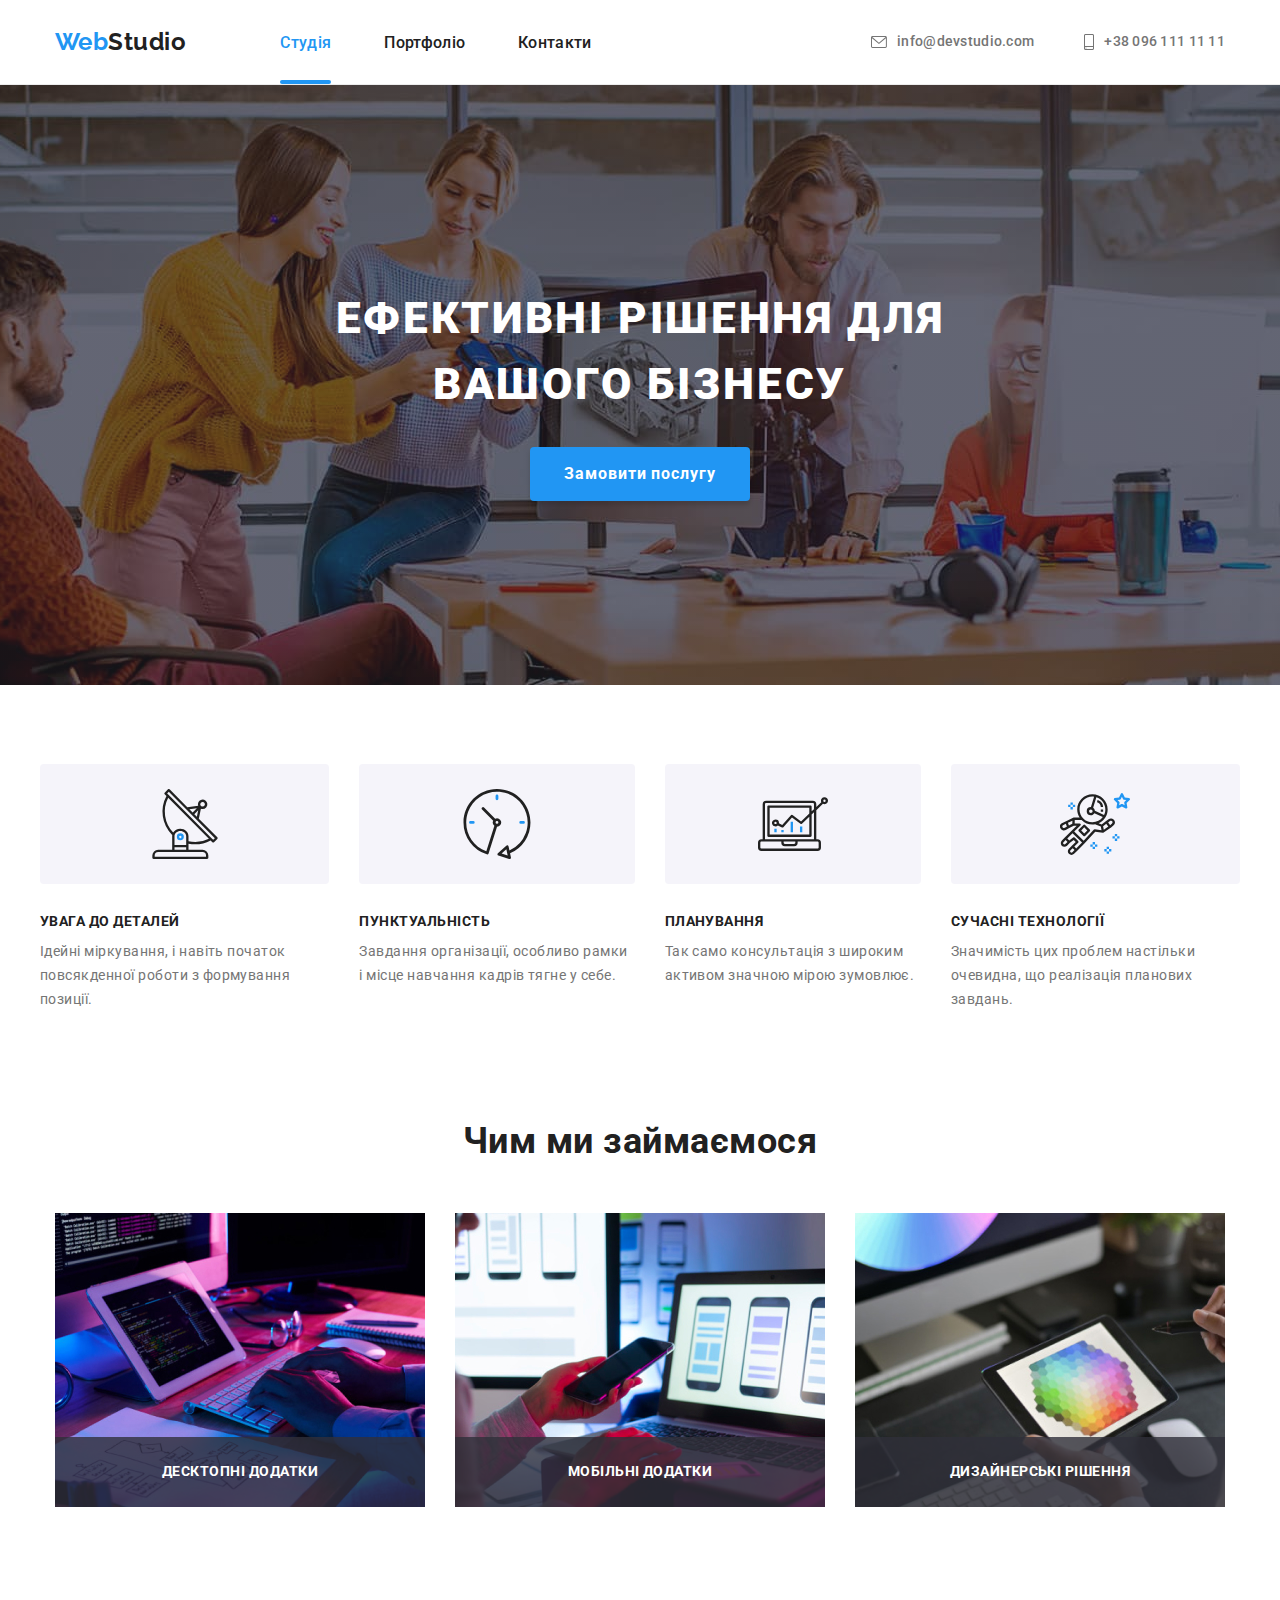
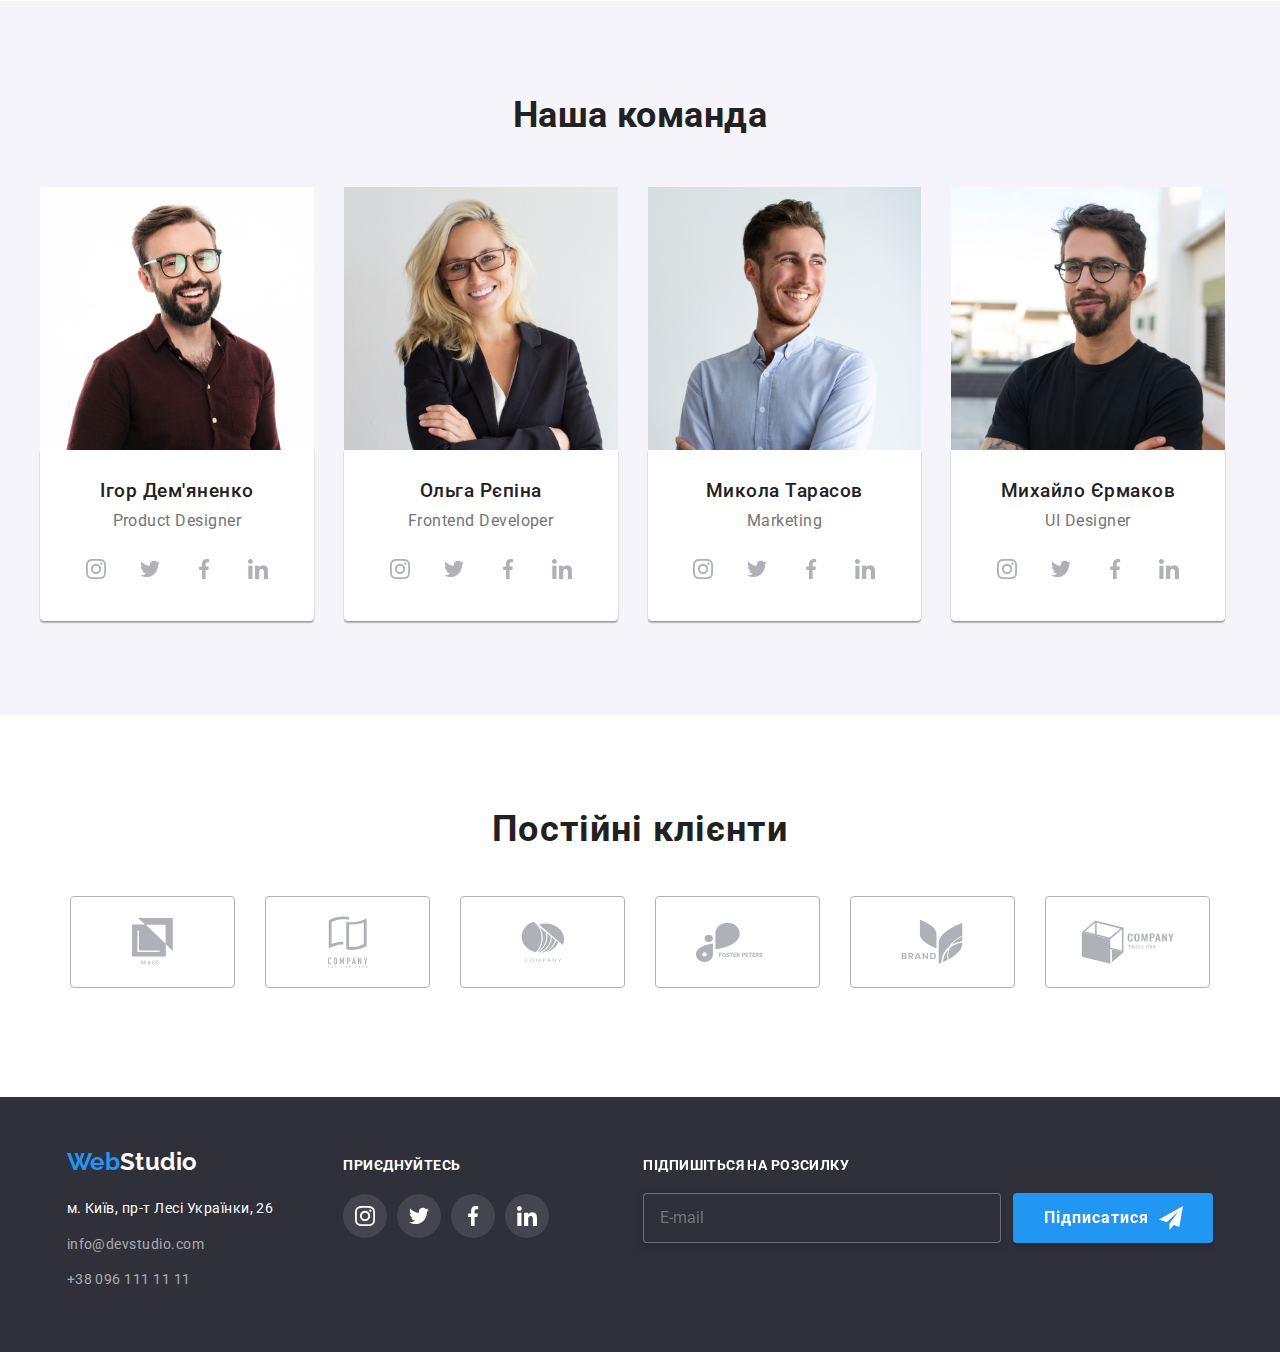
<file: index.html>
<!DOCTYPE html>
<html lang="uk">
  <head>
    <meta charset="UTF-8" />
    <meta http-equiv="X-UA-Compatible" content="IE=edge" />
    <meta name="viewport" content="width=device-width, initial-scale=1.0" />
    <title>Студія</title>
    <link rel="preconnect" href="https://fonts.googleapis.com" />
    <link rel="preconnect" href="https://fonts.gstatic.com" crossorigin />
    <link
      href="https://fonts.googleapis.com/css2?family=Raleway:wght@700&family=Roboto:wght@400;500;700;900&display=swap"
      rel="stylesheet"
    />
    <link
      rel="stylesheet"
      href="https://cdnjs.cloudflare.com/ajax/libs/modern-normalize/1.0.0/modern-normalize.min.css"
    />
    <!-- <link rel="stylesheet" href="./css/styles.css" /> -->
    <link rel="stylesheet" href="./css/main.min.css"/>
  </head>
  <body>
    <!--Шапка-->
    <header class="header">
      <div class="container header__nav">
        <a href="#" class="link header__logo"><span class="logo">Web</span>Studio</a>
        <nav>
             <button type="button" class="menu-button" data-menu-button aria-expanded="false" aria-controls="mobile-menu">
            <svg width="24" height="16" aria-label="Перемикач мобільного меню">
              <use class="icon-cross" href="./images/icons.svg#icon-close"></use>
              <use class="icon-menu" href="./images/icons.svg#icon-menu"></use>
            </svg>
          </button>
             <div class="mobile-menu" id="mobile-menu" data-menu>
              <div class="menu-content">
              <div>
            <ul class="list header__site-nav site-nav">
            <li class="site-nav__item">
              <a href="./index.html" class="link site-nav__link site-nav__link--current">Студія</a>
            </li>
            <li class="site-nav__item">
              <a href="./portfolio.html" class="link site-nav__link">Портфоліо</a>
            </li>
            <li class="site-nav__item"><a href="" class="link site-nav__link">Контакти</a></li>
          </ul>
          </div>
          <div>
        <ul class="list mobile-menu__contacts">
          <li class="mobile-menu__item">
            <a href="tel:+380961111111" class="link mobile-menu__phone"> +38 096 111 11 11 </a></li>
          <li class="mobile-menu__item">
            <a href="mailto:info@devstudio.com" class="link mobile-menu__email"> info@devstudio.com </a></li>
        </ul>
        <ul class="mobile-menu__social-media list">
          <li class="mobile-menu__social-item"><a href="#"class="link mobile-menu__link">Instagram </a></li>
          <li class="mobile-menu__social-item"><a href="#"class="link mobile-menu__link"> Twitter </a></li>
          <li class="mobile-menu__social-item"><a href="#"class="link mobile-menu__link">Facebook </a></li>
          <li class="mobile-menu__social-item"><a href="#"class="link mobile-menu__link">LinkedIn</a></li>
        </ul>
        </div>
        </div>
</div>
             <div class="menu">
            <ul class="list header__site-nav site-nav">
            <li class="site-nav__item">
              <a href="./index.html" class="link site-nav__link site-nav__link--current">Студія</a>
            </li>
            <li class="site-nav__item">
              <a href="./portfolio.html" class="link site-nav__link">Портфоліо</a>
            </li>
            <li class="site-nav__item"><a href="" class="link site-nav__link">Контакти</a></li>
          </ul>
</div>
        </nav>
                          <ul class="list header__contacts contacts">
          <li class="contacts__item">
            <a href="mailto:info@devstudio.com" class="link contacts__link">
              <svg width="16" height="12" class="contacts__icon">
              <use href="./images/icons.svg#icon-envelope"></use></svg>info@devstudio.com</a>
          </li>
          <li class="contacts__item">
            <a href="tel:+380961111111" class="link contacts__link">
              <svg width="10" height="16" class="contacts__icon">
              <use href="./images/icons.svg#icon-smartphone"></use></svg>+38 096 111 11 11</a>
          </li>
        </ul>
      </div>
    </header>
    <main>
      <!--Герой-->
      <section class="hero overlay">
        <div class="container">
          <h1 class="hero__title">Ефективні рішення для вашого бізнесу</h1>
          <button data-modal-open type="button" class="hero__button button">Замовити послугу</button>
        </div>
      </section>
      <!--Особливості-->
      <section class="about section">
        <div class="container">
          <h2 class="visually-hidden">Особливості</h2>
          <ul class="list about__list">
            <li class="about__item icon-antenna">
              <h3 class="about__subtitle">УВАГА ДО ДЕТАЛЕЙ</h3>
              <p class="about__text">
                Ідейні міркування, і навіть початок повсякденної роботи з формування позиції.
              </p>
            </li>
            <li class="about__item icon-clock">
              <h3 class="about__subtitle">ПУНКТУАЛЬНІСТЬ</h3>
              <p class="about__text">
                Завдання організації, особливо рамки і місце навчання кадрів тягне у себе.
              </p>
            </li>
            <li class="about__item icon-diagram">
              <h3 class="about__subtitle">ПЛАНУВАННЯ</h3>
              <p class="about__text">
                Так само консультація з широким активом значною мірою зумовлює.
              </p>
            </li>
            <li class="about__item icon-astronaut">
              <h3 class="about__subtitle">СУЧАСНІ ТЕХНОЛОГІЇ</h3>
              <p class="about__text">
                Значимість цих проблем настільки очевидна, що реалізація планових завдань.
              </p>
            </li>
          </ul>
        </div>
      </section>
      <!--Проекти-->
      <section class="projects section">
        <div class="container">
          <h2 class="projects__title">Чим ми займаємося</h2>
          <ul class="list projects__works">
            <li class="projects__item">
              <div class="projects__thumb">
                <img class="img" 
                srcset="./images/box_1.jpg 1x, ./images/box_1@2x.jpg 2x "
                src="./images/box_1.jpg" alt="Написання коду" width="370" /><span
                  class="projects__label"><p class="projects__text">Десктопні додатки</p></span>
              </div>
            </li>
            <li class="projects__item">
              <div class="projects__thumb">
                <img
                  class="img"
                  srcset="./images/box_2.jpg 1x, ./images/box_2@2x.jpg 2x"
                  src="./images/box_2.jpg"
                  alt="Розробка мобільних додатків"
                  width="370"
                />
                <span class="projects__label"><p class="projects__text">Мобільні додатки</p></span>
              </div>
            </li>
            <li class="projects__item">
              <div class="projects__thumb">
                <img class="img" 
                srcset="./images/box_3.jpg 1x, ./images/box_3@2x.jpg 2x"
                src="./images/box_3.jpg" alt="Розробка дизайну" width="370" />
                <span class="projects__label"><p class="projects__text">Дизайнерські рішення</p></span>
              </div>
            </li>
          </ul>
        </div>
      </section>
      <!--Команда-->
      <section class="team section">
        <div class="container">
          <h2 class="team__title">Наша команда</h2>
          <ul class="list team__member">
            <li class="team__item">
              <picture>
                <source srcset="./images/team_member_1.jpg 1x, ./images/team_member_1@2x.jpg 2x" media="(min-width:1200px)">
                <source srcset="./images/team_member_1_tab.jpg 1x, ./images/team_member_1_tab@2x.jpg 2x" media="(min-width:768px)">
                <source srcset="./images/team_member_1_mob.jpg 1x, ./images/team_member_1_mob@2x.jpg 2x" media="(min-width:480px)">
                <img class="img" srcset="./images/team_member_1.jpg 1x, ./images/team_member_1@2x.jpg 2x"
              src="./images/team_member_1.jpg" alt="Ігор Дем'яненко" width="450"/>
              </picture>
              <div class="team__description">
                <h3 class="team__name">Ігор Дем'яненко</h3>
                <p lang="en" class="team__position">Product Designer</p>
                <ul class="social-list list">
                  <li class="social-list__item">
                    <a href="#" class="social-list__link link"
                      ><svg width="20" height="20" class="social-list__icon">
                      <use href="./images/icons.svg#icon-instagram"></use></svg></a>
                  </li>
                  <li class="social-list__item">
                    <a href="#" class="social-list__link link"
                      ><svg width="20" height="20" class="social-list__icon">
                      <use href="./images/icons.svg#icon-twitter"></use></svg></a>
                  </li>
                  <li class="social-list__item">
                    <a href="#" class="social-list__link link"
                      ><svg width="20" height="20" class="social-list__icon">
                      <use href="./images/icons.svg#icon-facebook"></use></svg></a>
                  </li>
                  <li class="social-list__item">
                    <a href="#" class="social-list__link link"
                      ><svg width="20" height="20" class="social-list__icon">
                      <use href="./images/icons.svg#icon-linkedin"></use></svg></a>
                  </li>
                </ul>
              </div>
            </li>
            <li class="team__item">
              <picture>
                <source srcset="./images/team_member_2.jpg 1x, ./images/team_member_2@2x.jpg 2x" media="(min-width:1200px)">
                <source srcset="./images/team_member_2_tab.jpg 1x, ./images/team_member_2_tab@2x.jpg 2x" media="(min-width:768px)">
                <source srcset="./images/team_member_2_mob.jpg 1x, ./images/team_member_2_mob@2x.jpg 2x" media="(min-width:480px)">
                <img class="img" 
              srcset="./images/team_member_2.jpg 1x, ./images/team_member_2@2x.jpg 2x"
              src="./images/team_member_2.jpg" alt="Ольга Рєпіна" width="450" />
              </picture>
              <div class="team__description">
                <h3 class="team__name">Ольга Рєпіна</h3>
                <p lang="en" class="team__position">Frontend Developer</p>
                <ul class="social-list list">
                  <li class="social-list__item">
                    <a href="#" class="social-list__link link">
                      <svg width="20" height="20" class="social-list__icon">
                      <use href="./images/icons.svg#icon-instagram"></use></svg></a>
                  </li>
                  <li class="social-list__item">
                    <a href="#" class="social-list__link link">
                      <svg width="20" height="20" class="social-list__icon">
                      <use href="./images/icons.svg#icon-twitter"></use></svg></a>
                  </li>
                  <li class="social-list__item">
                    <a href="#" class="social-list__link link">
                      <svg width="20" height="20" class="social-list__icon">
                      <use href="./images/icons.svg#icon-facebook"></use></svg></a>
                  </li>
                  <li class="social-list__item">
                    <a href="#" class="social-list__link link">
                      <svg width="20" height="20" class="social-list__icon">
                      <use href="./images/icons.svg#icon-linkedin"></use></svg></a>
                  </li>
                </ul>
              </div>
            </li>
            <li class="team__item">
              <picture>
                <source srcset="./images/team_member_3.jpg 1x, ./images/team_member_3@2x.jpg 2x" media="(min-width:1200px)">
                <source srcset="./images/team_member_3_tab.jpg 1x, ./images/team_member_3_tab@2x.jpg 2x" media="(min-width:768px)">
                <source srcset="./images/team_member_3_mob.jpg 1x, ./images/team_member_3_mob@2x.jpg 2x" media="(min-width:480px)">
                <img class="img" 
              srcset="./images/team_member_3.jpg 1x, ./images/team_member_3@2x.jpg 2x"
              src="./images/team_member_3.jpg" alt="Микола Тарасов" width="450" />
              </picture>
              <div class="team__description">
                <h3 class="team__name">Микола Тарасов</h3>
                <p lang="en" class="team__position">Marketing</p>
                <ul class="social-list list">
                  <li class="social-list__item">
                    <a href="#" class="social-list__link link"
                      ><svg width="20" height="20" class="social-list__icon">
                      <use href="./images/icons.svg#icon-instagram"></use></svg></a>
                  </li>
                  <li class="social-list__item">
                    <a href="#" class="social-list__link link">
                      <svg width="20" height="20" class="social-list__icon">
                      <use href="./images/icons.svg#icon-twitter"></use></svg></a>
                  </li>
                  <li class="social-list__item">
                    <a href="#" class="social-list__link link"
                      ><svg width="20" height="20" class="social-list__icon">
                      <use href="./images/icons.svg#icon-facebook"></use></svg></a>
                  </li>
                  <li class="social-list__item">
                    <a href="#" class="social-list__link link">
                      <svg width="20" height="20" class="social-list__icon">
                      <use href="./images/icons.svg#icon-linkedin"></use></svg></a>
                  </li>
                </ul>
              </div>
            </li>
            <li class="team__item">
              <picture>
                <source srcset="./images/team_member_4.jpg 1x, ./images/team_member_4@2x.jpg 2x" media="(min-width:1200px)">
                <source srcset="./images/team_member_4_tab.jpg 1x, ./images/team_member_4_tab@2x.jpg 2x" media="(min-width:768px)">
                <source srcset="./images/team_member_4_mob.jpg 1x, ./images/team_member_4_mob@2x.jpg 2x" media="(min-width:480px)">
                <img class="img" 
              srcset="./images/team_member_4.jpg 1x, ./images/team_member_4@2x.jpg 2x"
              src="./images/team_member_4.jpg" alt="Михайло Єрмаков" width="450" />
              </picture>
              <div class="team__description">
                <h3 class="team__name">Михайло Єрмаков</h3>
                <p lang="en" class="team__position">UI Designer</p>
                <ul class="social-list list">
                  <li class="social-list__item">
                    <a href="#" class="social-list__link link">
                      <svg width="20" height="20" class="social-list__icon">
                      <use href="./images/icons.svg#icon-instagram"></use></svg></a>
                  </li>
                  <li class="social-list__item">
                    <a href="#" class="social-list__link link"
                      ><svg width="20" height="20" class="social-list__icon">
                      <use href="./images/icons.svg#icon-twitter"></use></svg></a>
                  </li>
                  <li class="social-list__item">
                    <a href="#" class="social-list__link link"
                      ><svg width="20" height="20" class="social-list__icon">
                      <use href="./images/icons.svg#icon-facebook"></use></svg></a>
                  </li>
                  <li class="social-list__item">
                    <a href="#" class="social-list__link link"
                      ><svg width="20" height="20" class="social-list__icon">
                      <use href="./images/icons.svg#icon-linkedin"></use></svg></a>
                  </li>
                </ul>
              </div>
            </li>
          </ul>
        </div>
      </section>
      <!--Наші Клієнти-->
      <section class="section clients">
        <div class="container">
          <h2 class="clients__title">Постійні клієнти</h2>
          <ul class="list clients__list">
            <li class="clients__item">
              <a href="#" class="clients__link link"
                ><svg width="41" height="46.7">
                <use href="./images/icons.svg#icon-company1"></use></svg></a>
            </li>
            <li class="clients__item">
              <a href="#" class="clients__link link"
                ><svg width="40" height="52">
                <use href="./images/icons.svg#icon-company2"></use></svg></a>
            </li>
            <li class="clients__item">
              <a href="#" class="clients__link link"
                ><svg width="43.5" height="41.2">
                <use href="./images/icons.svg#icon-company3"></use></svg></a>
            </li>
            <li class="clients__item">
              <a href="#" class="clients__link link"
                ><svg width="84.5" height="40.6">
                <use href="./images/icons.svg#icon-company4"></use></svg></a>
            </li>
            <li class="clients__item">
              <a href="#" class="clients__link link"
                ><svg width="62.5" height="45.5">
                <use href="./images/icons.svg#icon-company5"></use></svg></a>
            </li>
            <li class="clients__item">
              <a href="#" class="clients__link link"
                ><svg width="93.8" height="44">
                <use href="./images/icons.svg#icon-company6"></use></svg></a>
            </li>
          </ul>
        </div>
      </section>
    </main>
    <!-- Модальне вікно-->
    <div class="backdrop is-hidden" data-modal>
      <div class="modal">
        <button data-modal-close class="modal__button">
          <svg width="10" height="10">
            <use href="./images/icons.svg#icon-vector"></use>
          </svg>
        </button>
        <h3 class="modal__title">Залиште свої дані, ми вам передзвонимо</h3>
        <form class="form">
          <div class="form__field">
            <label for="name" class="form__label">Ім'я</label>
            <input type="text" name="name" id="name" class="form__input" />
            <span class="form__icon"> <svg width="12" height="12">
              <use href="./images/icons.svg#icon-name"></use>
            </svg></span>
          </div>

          <div class="form__field">
            <label for="tel" class="form__label">Телефон</label>
            <input type="tel" id="tel" class="form__input" />
                        <span class="form__icon"> <svg width="13" height="13">
              <use href="./images/icons.svg#icon-tel"></use>
            </svg></span>
          </div>

          <div class="form__field">
            <label for="email" class="form__label">Пошта</label>
            <input type="email" id="email" class="form__input" />
                        <span class="form__icon"> <svg width="15" height="12">
              <use href="./images/icons.svg#icon-mail"></use>
            </svg></span>
          </div>

          <div class="form__field">
            <label for="comment" class="form__label">Коментар</label>
            <textarea
              name="comment"
              id="comment"
              placeholder="Введіть текст"
              class="form__comment"
            ></textarea>
          </div>
        <label class="form__label checkbox">  
          <input class="checkbox__input" type="checkbox" name="policy" />
        <span class="checkbox__icon">
          <svg class="checkbox__icon--unchecked" width="16" height="15">
            <use href="./images/icons.svg#icon-check"></use>
          </svg>
        </span>
        Погоджуюся з розсилкою та приймаю <a class="checkbox__conditions" href="#">Умови договору</a>
          </label>
          <button type="submit" class="button submit-button">Відправити</button>
        </form>
      </div>
    </div>
    <!--Футер-->
    <footer class="footer">
      <div class="container footer-main">
        <div class="footer__contacts">
          <a href="#" class="link header__logo"
            ><span class="logo">Web</span><span class="header__logo--inverse">Studio</span></a
          >
          <address>
            <ul class="list footer__contact-list">
              <li class="footer__contact-item">
                <a
                  href="https://goo.gl/maps/WLkPibH6AAruyhGU8"
                  target="_blank"
                  rel="noopener noreferrer nofollow "
                  class="link map"
                  >м. Київ, пр-т Лесі Українки, 26
                </a>
              </li>
              <li class="footer__contact-item">
                <a href="mailto:info@devstudio.com" class="link footer__contact-link"
                  >info@devstudio.com</a
                >
              </li>
              <li class="footer__contact-item">
                <a href="tel:+380961111111" class="link footer__contact-link">+38 096 111 11 11</a>
              </li>
            </ul>
          </address>
        </div>
        <!--Приєднуйся-->
        <div class="footer__social-media social-media">
          <h3 class="social-media__title">приєднуйтесь</h3>
          <ul class="list social-media__list">
            <li class="social-media__item">
              <a href="#" class="social-media__link link">
                <svg width="20" height="20">
                  <use href="./images/icons.svg#icon-instagram"></use>
                </svg>
              </a>
            </li>
            <li class="social-media__item">
              <a href="#" class="social-media__link link">
                <svg width="20" height="20">
                  <use href="./images/icons.svg#icon-twitter"></use>
                </svg>
              </a>
            </li>
            <li class="social-media__item">
              <a href="#" class="social-media__link link">
                <svg width="20" height="20">
                  <use href="./images/icons.svg#icon-facebook"></use>
                </svg>
              </a>
            </li>
            <li class="social-media__item">
              <a href="#" class="social-media__link link">
                <svg width="20" height="20">
                  <use href="./images/icons.svg#icon-linkedin"></use>
                </svg>
              </a>
            </li>
          </ul>
        </div>
        <!--Підпишись-->
        <form class="footer__form">
          <div class="subscribe-form">
            <label for="mail" class="subscribe-form__label">Підпишіться на розсилку</label>
            <input type="mail" name="mail" id="mail" placeholder="E-mail" class="subscribe-form__input" />
          </div>
          <div class="footer__button">
            <button type="submit" class="subscribe-form__button"> Підписатися
              <svg width="24" height="24" class="subscribe-form__icon">
              <use href="./images/icons.svg#icon-send"></use>
            </button>
            </svg>
          </div>
        </form>
      </div>
    </footer>
    <script src="./js/modal.js"></script>
     <script src="./js/mobile-menu.js"></script>
  </body>
</html>
</file>
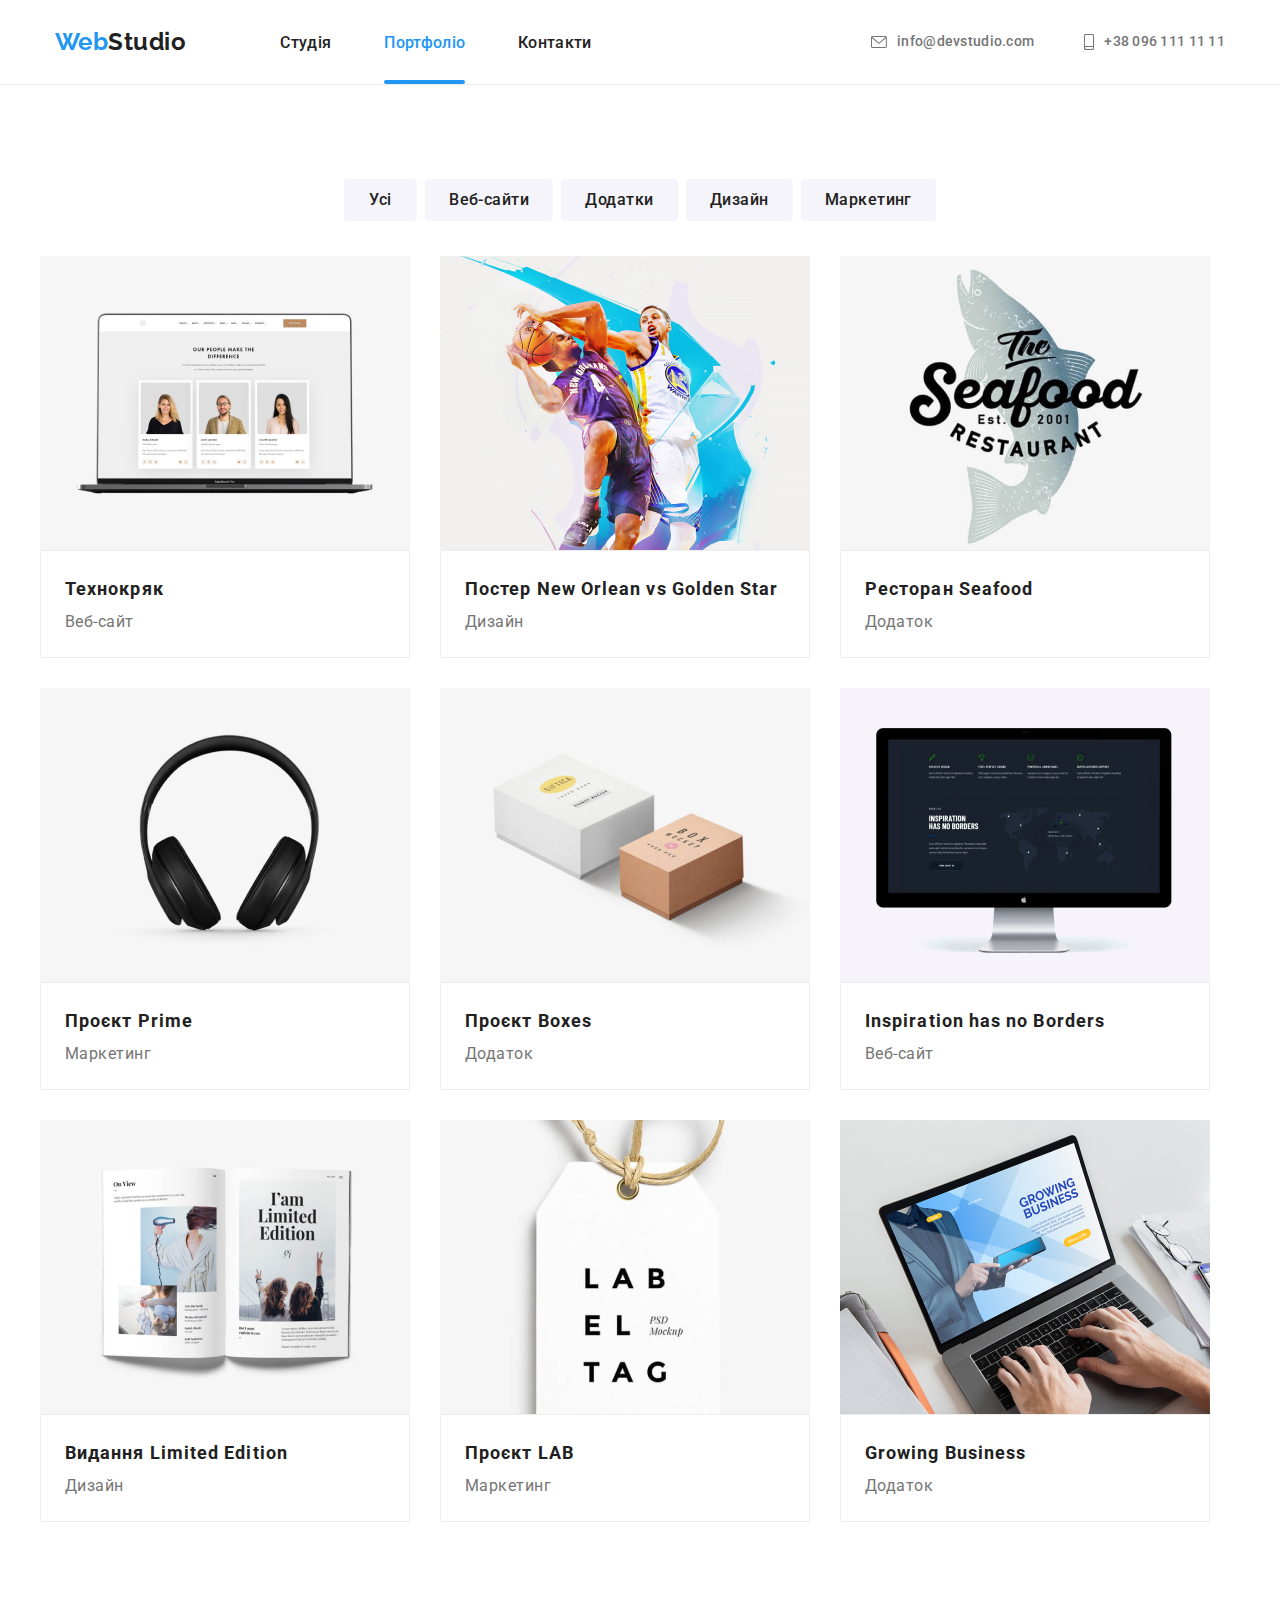
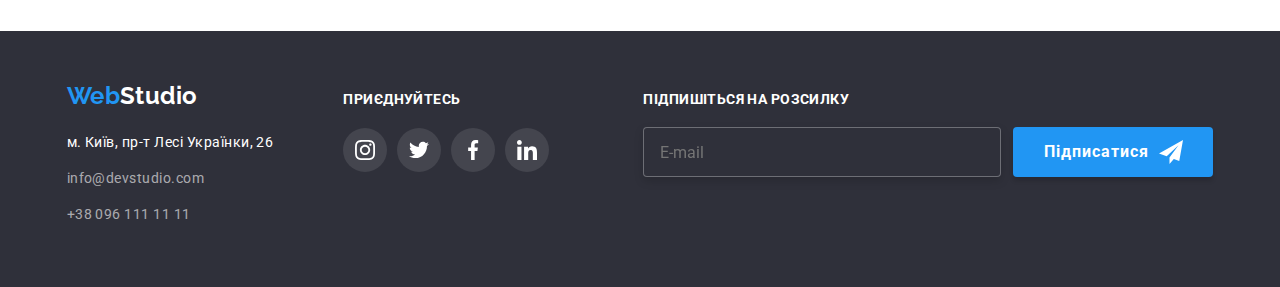
<file: portfolio.html>
<!DOCTYPE html>
<html lang="uk">
  <head>
    <meta charset="UTF-8" />
    <meta http-equiv="X-UA-Compatible" content="IE=edge" />
    <meta name="viewport" content="width=device-width, initial-scale=1.0" />
    <title>Портфоліо</title>
    <link rel="preconnect" href="https://fonts.googleapis.com" />
    <link rel="preconnect" href="https://fonts.gstatic.com" crossorigin />
    <link
      href="https://fonts.googleapis.com/css2?family=Raleway:wght@700&family=Roboto:wght@400;500;700;900&display=swap"
      rel="stylesheet"
    />
    <link
      rel="stylesheet"
      href="https://cdnjs.cloudflare.com/ajax/libs/modern-normalize/1.0.0/modern-normalize.min.css"
    />
    <!-- <link rel="stylesheet" href="./css/styles.css" /> -->
    <link rel="stylesheet" href="./css/main.min.css"/>
  </head>
  <body>
    <!--Шапка-->
    <header class="header">
      <div class="container header__nav">
        <a href="#" class="link header__logo"><span class="logo">Web</span>Studio</a>
        <nav>
             <button type="button" class="menu-button" data-menu-button aria-expanded="false" aria-controls="mobile-menu">
            <svg width="24" height="16" aria-label="Перемикач мобільного меню">
              <use class="icon-cross" href="./images/icons.svg#icon-close"></use>
              <use class="icon-menu" href="./images/icons.svg#icon-menu"></use>
            </svg>
          </button>
             <div class="mobile-menu" id="mobile-menu" data-menu>
              <div class="menu-content">
              <div>
            <ul class="list header__site-nav site-nav">
            <li class="site-nav__item">
              <a href="./index.html" class="link site-nav__link site-nav__link--current">Студія</a>
            </li>
            <li class="site-nav__item">
              <a href="./portfolio.html" class="link site-nav__link">Портфоліо</a>
            </li>
            <li class="site-nav__item"><a href="" class="link site-nav__link">Контакти</a></li>
          </ul>
          </div>
          <div>
        <ul class="list mobile-menu__contacts">
          <li class="mobile-menu__item">
            <a href="tel:+380961111111" class="link mobile-menu__phone"> +38 096 111 11 11 </a></li>
          <li class="mobile-menu__item">
            <a href="mailto:info@devstudio.com" class="link mobile-menu__email"> info@devstudio.com </a></li>
        </ul>
        <ul class="mobile-menu__social-media list">
          <li class="mobile-menu__social-item"><a href="#"class="link mobile-menu__link">Instagram </a></li>
          <li class="mobile-menu__social-item"><a href="#"class="link mobile-menu__link"> Twitter </a></li>
          <li class="mobile-menu__social-item"><a href="#"class="link mobile-menu__link">Facebook </a></li>
          <li class="mobile-menu__social-item"><a href="#"class="link mobile-menu__link">LinkedIn</a></li>
        </ul>
        </div>
        </div>
</div>
             <div class="menu">
            <ul class="list header__site-nav site-nav">
            <li class="site-nav__item">
              <a href="./index.html" class="link site-nav__link">Студія</a>
            </li>
            <li class="site-nav__item">
              <a href="./portfolio.html" class="link site-nav__link site-nav__link--current">Портфоліо</a>
            </li>
            <li class="site-nav__item"><a href="" class="link site-nav__link">Контакти</a></li>
          </ul>
</div>
        </nav>
                          <ul class="list header__contacts contacts">
          <li class="contacts__item">
            <a href="mailto:info@devstudio.com" class="link contacts__link">
              <svg width="16" height="12" class="contacts__icon">
              <use href="./images/icons.svg#icon-envelope"></use></svg>info@devstudio.com</a>
          </li>
          <li class="contacts__item">
            <a href="tel:+380961111111" class="link contacts__link">
              <svg width="10" height="16" class="contacts__icon">
              <use href="./images/icons.svg#icon-smartphone"></use></svg>+38 096 111 11 11</a>
          </li>
        </ul>
      </div>
    </header>
    <main>
      <!--Портфоліо-->
      <section class="section portfolio">
        <div class="container">
          <h1 class="visually-hidden">Портфоліо</h1>
          <ul class="list filter">
            <li class="filter__item"><button type="button" class="button filter__button">Усі</button></li>
            <li class="filter__item">
              <button type="button" class="button filter__button">Веб-сайти</button>
            </li>
            <li class="filter__item">
              <button type="button" class="button filter__button">Додатки</button>
            </li>
            <li class="filter__item">
              <button type="button" class="button filter__button">Дизайн</button>
            </li>
            <li class="filter__item">
              <button type="button" class="button filter__button">Маркетинг</button>
            </li>
          </ul>
          <ul class="list card-set">
            <li class="card-set__item">
              <div class="card-set__box">
                <div class="card-set__thumb">
                  <img src="./images/project_1.jpg" alt="Ноутбук" width="370" />
                  <div class="card-set__overlay">
                    <span class="card-set__description"
                      ><p class="card-set__text">
                        Ресурс пропонує комплексні пропозиції з різним рівнем функціоналу та
                        сервісів. Все це дозволить відвідувачу отримати вичерпні відомості про
                        компанію чи приватну особу.
                      </p></span
                    >
                  </div>
                </div>
                <div class="card-set__content">
                  <h2 class="card-set__title">Технокряк</h2>
                  <p class="card-set__label">Веб-сайт</p>
                </div>
              </div>
            </li>
            <li class="card-set__item">
              <div class="card-set__box">
                <div class="card-set__thumb">
                  <img src="./images/project_2.jpg" alt="Постер" width="370" />
                  <div class="card-set__overlay">
                    <span class="card-set__description"
                      ><p class="card-set__text">
                        Ресурс пропонує комплексні пропозиції з різним рівнем функціоналу та
                        сервісів. Все це дозволить відвідувачу отримати вичерпні відомості про
                        компанію чи приватну особу.
                      </p></span
                    >
                  </div>
                </div>
                <div class="card-set__content">
                  <h2 class="card-set__title">Постер New Orlean vs Golden Star</h2>
                  <p class="card-set__label">Дизайн</p>
                </div>
              </div>
            </li>
            <li class="card-set__item">
              <div class="card-set__box">
                <div class="card-set__thumb">
                  <img src="./images/project_3.jpg" alt="Ресторан" width="370" />
                  <div class="card-set__overlay">
                    <span class="card-set__description"
                      ><p class="card-set__text">
                        Ресурс пропонує комплексні пропозиції з різним рівнем функціоналу та
                        сервісів. Все це дозволить відвідувачу отримати вичерпні відомості про
                        компанію чи приватну особу.
                      </p></span
                    >
                  </div>
                </div>
                <div class="card-set__content">
                  <h2 class="card-set__title">Ресторан Seafood</h2>
                  <p class="card-set__label">Додаток</p>
                </div>
              </div>
            </li>
            <li class="card-set__item">
              <div class="card-set__box">
                <div class="card-set__thumb">
                  <img src="./images/project_4.jpg" alt="Навушники" width="370" />
                  <div class="card-set__overlay">
                    <span class="card-set__description"
                      ><p class="card-set__text">
                        Ресурс пропонує комплексні пропозиції з різним рівнем функціоналу та
                        сервісів. Все це дозволить відвідувачу отримати вичерпні відомості про
                        компанію чи приватну особу.
                      </p></span
                    >
                  </div>
                </div>
                <div class="card-set__content">
                  <h2 class="card-set__title">Проєкт Prime</h2>
                  <p class="card-set__label">Маркетинг</p>
                </div>
              </div>
            </li>
            <li class="card-set__item">
              <div class="card-set__box">
                <div class="card-set__thumb">
                  <img src="./images/project_5.jpg" alt="Коробки" width="370" />
                  <div class="card-set__overlay">
                    <span class="card-set__description"
                      ><p class="card-set__text">
                        Ресурс пропонує комплексні пропозиції з різним рівнем функціоналу та
                        сервісів. Все це дозволить відвідувачу отримати вичерпні відомості про
                        компанію чи приватну особу.
                      </p></span
                    >
                  </div>
                </div>
                <div class="card-set__content">
                  <h2 class="card-set__title">Проєкт Boxes</h2>
                  <p class="card-set__label">Додаток</p>
                </div>
              </div>
            </li>
            <li class="card-set__item">
              <div class="card-set__box">
                <div class="card-set__thumb">
                  <img src="./images/project_6.jpg" alt="Стаціонарний комп'ютер" width="370" />
                  <div class="card-set__overlay">
                    <span class="card-set__description"
                      ><p class="card-set__text">
                        Ресурс пропонує комплексні пропозиції з різним рівнем функціоналу та
                        сервісів. Все це дозволить відвідувачу отримати вичерпні відомості про
                        компанію чи приватну особу.
                      </p></span
                    >
                  </div>
                </div>
                <div class="card-set__content">
                  <h2 lang="en" class="card-set__title">Inspiration has no Borders</h2>
                  <p class="card-set__label">Веб-сайт</p>
                </div>
              </div>
            </li>
            <li class="card-set__item">
              <div class="card-set__box">
                <div class="card-set__thumb">
                  <img src="./images/project_7.jpg" alt="Відкрита книга" width="370" />
                  <div class="card-set__overlay">
                    <span class="card-set__description"
                      ><p class="card-set__text">
                        Ресурс пропонує комплексні пропозиції з різним рівнем функціоналу та
                        сервісів. Все це дозволить відвідувачу отримати вичерпні відомості про
                        компанію чи приватну особу.
                      </p></span
                    >
                  </div>
                </div>
                <div class="card-set__content">
                  <h2 class="card-set__title">Видання Limited Edition</h2>
                  <p class="card-set__label">Дизайн</p>
                </div>
              </div>
            </li>
            <li class="card-set__item">
              <div class="card-set__box">
                <div class="card-set__thumb">
                  <img src="./images/project_8.jpg" alt="Етикетка" width="370" />
                  <div class="card-set__overlay">
                    <span class="card-set__description"
                      ><p class="card-set__text">
                        Ресурс пропонує комплексні пропозиції з різним рівнем функціоналу та
                        сервісів. Все це дозволить відвідувачу отримати вичерпні відомості про
                        компанію чи приватну особу.
                      </p></span
                    >
                  </div>
                </div>
                <div class="card-set__content">
                  <h2 class="card-set__title">Проєкт LAB</h2>
                  <p class="card-set__label">Маркетинг</p>
                </div>
              </div>
            </li>
            <li class="card-set__item">
              <div class="card-set__box">
                <div class="card-set__thumb">
                  <img src="./images/project_9.jpg" alt="Руки на клавіатурі ноутбука" width="370" />
                  <div class="card-set__overlay">
                    <span class="card-set__description"
                      ><p class="card-set__text">
                        Ресурс пропонує комплексні пропозиції з різним рівнем функціоналу та
                        сервісів. Все це дозволить відвідувачу отримати вичерпні відомості про
                        компанію чи приватну особу.
                      </p></span
                    >
                  </div>
                </div>
                <div class="card-set__content">
                  <h2 lang="en" class="card-set__title">Growing Business</h2>
                  <p class="card-set__label">Додаток</p>
                </div>
              </div>
            </li>
          </ul>
        </div>
      </section>
    </main>
    <!--Футер-->
     <footer class="footer">
      <div class="container footer-main">
        <div class="footer__contacts">
          <a href="#" class="link header__logo"
            ><span class="logo">Web</span><span class="header__logo--inverse">Studio</span></a
          >
          <address>
            <ul class="list footer__contact-list">
              <li class="footer__contact-item">
                <a
                  href="https://goo.gl/maps/WLkPibH6AAruyhGU8"
                  target="_blank"
                  rel="noopener noreferrer nofollow "
                  class="link map"
                  >м. Київ, пр-т Лесі Українки, 26
                </a>
              </li>
              <li class="footer__contact-item">
                <a href="mailto:info@devstudio.com" class="link footer__contact-link"
                  >info@devstudio.com</a
                >
              </li>
              <li class="footer__contact-item">
                <a href="tel:+380961111111" class="link footer__contact-link">+38 096 111 11 11</a>
              </li>
            </ul>
          </address>
        </div>
        <!--Приєднуйся-->
        <div class="footer__social-media social-media">
          <h3 class="social-media__title">приєднуйтесь</h3>
          <ul class="list social-media__list">
            <li class="social-media__item">
              <a href="#" class="social-media__link link">
                <svg width="20" height="20">
                  <use href="./images/icons.svg#icon-instagram"></use>
                </svg>
              </a>
            </li>
            <li class="social-media__item">
              <a href="#" class="social-media__link link">
                <svg width="20" height="20">
                  <use href="./images/icons.svg#icon-twitter"></use>
                </svg>
              </a>
            </li>
            <li class="social-media__item">
              <a href="#" class="social-media__link link">
                <svg width="20" height="20">
                  <use href="./images/icons.svg#icon-facebook"></use>
                </svg>
              </a>
            </li>
            <li class="social-media__item">
              <a href="#" class="social-media__link link">
                <svg width="20" height="20">
                  <use href="./images/icons.svg#icon-linkedin"></use>
                </svg>
              </a>
            </li>
          </ul>
        </div>
        <!--Підпишись-->
        <form class="footer__form">
          <div class="subscribe-form">
            <label for="mail" class="subscribe-form__label">Підпишіться на розсилку</label>
            <input type="mail" name="mail" id="mail" placeholder="E-mail" class="subscribe-form__input" />
          </div>
          <div class="footer__button">
            <button type="submit" class="subscribe-form__button"> Підписатися
              <svg width="24" height="24" class="subscribe-form__icon">
              <use href="./images/icons.svg#icon-send"></use>
            </button>
            </svg>
          </div>
        </form>
      </div>
    </footer>
         <script src="./js/mobile-menu.js"></script>
  </body>
</html>
</file>
<file: css/styles.css>
:root {
  --main-text-color: #757575;
  --secondary-text-color: #212121;
  --accent-color: #2196f3;
  --main-color: #ffffff;
  --dark-background-color: #2f303a;
  --main-background-color: #f5f5f5;
  --main-font: 'Roboto', sans-serif;
  --element-gap: 30px;
}

body {
  font-family: var(--main-font);
  letter-spacing: 0.03em;
  color: var(--secondary-text-color);
}

textarea {
  resize: none;
}
/* ----------Загальні класи---------- */
.container {
  width: 1200px;
  text-align: center;
  margin-left: auto;
  margin-right: auto;
  padding-left: 15px;
  padding-right: 15px;
}

h1,
h2,
h3,
p {
  margin-bottom: 0;
  margin-top: 0;
}

img {
  display: block;
  max-width: 100%;
}

.section {
  padding-top: 94px;
  padding-bottom: 94px;
}

.list {
  list-style: none;
  margin: 0;
  padding: 0;
}

.link {
  text-decoration: none;
}

.button {
  display: inline-block;
  font-family: inherit;
  cursor: pointer;
  border-radius: 4px;
  text-align: center;
  border-color: transparent;
  min-width: 73px;
}

.button:hover,
.button:focus {
  background-color: var(--accent-color);
}

.visually-hidden {
  position: absolute;
  width: 1px;
  height: 1px;
  margin: -1px;
  border: 0;
  padding: 0;
  white-space: nowrap;
  overflow: hidden;
}

.about,
.projects {
  background: var(--main-color);
}

/* -----------Шапка----------- */
.header {
  background-color: var(--main-color);
  border-bottom: 1px solid #ececec;
}
.header__nav {
  display: flex;
  align-items: center;
}

.header__logo {
  font-family: 'Raleway', sans-serif;
  font-weight: 700;
  font-size: 26px;
  line-height: 1.2;
  color: var(--secondary-text-color);
}

.logo {
  color: var(--accent-color);
}

.site-nav {
  display: flex;
  margin-left: 94px;
}

.site-nav__link:hover,
.site-nav__link:focus {
  color: var(--accent-color);
}
.site-nav__link.current {
  color: var(--accent-color);
}

.site-nav__link {
  position: relative;
  display: block;
  font-weight: 500;
  font-size: 14px;
  line-height: 1.14;
  padding-top: 34px;
  padding-bottom: 32px;
  color: var(--secondary-text-color);
  transition: color 250ms cubic-bezier(0.4, 0, 0.2, 1);
}

.site-nav__link.current::after {
  content: '';
  width: 100%;
  height: 4px;
  position: absolute;
  bottom: 0;
  left: 0;
  border-radius: 2px;
  background-color: var(--accent-color);
}

.site-nav__item:not(:last-child) {
  margin-right: 50px;
}

.header__contacts {
  display: flex;
  margin-left: auto;
  justify-content: center;
  align-items: center;
}
.contacts__item {
  margin-left: 50px;
}
.contacts__item:first-child {
  margin-left: 0;
}

.contacts__link {
  display: flex;
  font-weight: 500;
  font-size: 14px;
  line-height: 1.14;
  letter-spacing: 0.02em;
  padding-top: 32px;
  padding-bottom: 32px;
  color: var(--main-text-color);
  align-items: center;
  transition: background-color 250ms cubic-bezier(0.4, 0, 0.2, 1);
  align-items: center;
}

.contacts__link:hover,
.contacts__link:focus {
  color: var(--accent-color);
}

.contacts__icon {
  margin-right: 10px;
  fill: var(--main-text-color);
  transition: fill 250ms cubic-bezier(0.4, 0, 0.2, 1);
}

.contacts__link:hover .contacts__icon,
.contacts__link:focus .contacts__icon {
  fill: var(--accent-color);
}

/* ---------- Герой ----------*/
.hero {
  padding-top: 200px;
  padding-bottom: 200px;
  background: var(--dark-background-color);
}

.overlay {
  height: 600px;
  max-width: 1600px;
  margin: 0 auto;
  background-image: linear-gradient(to right, rgba(47, 48, 58, 0.4), rgba(47, 48, 58, 0.4)),
    url(../images/hero.jpg);
  background-repeat: no-repeat;
  background-size: cover;
  background-position: center;
}

.hero__title {
  margin-bottom: 30px;
  font-weight: 900;
  font-size: 44px;
  line-height: 1.5;
  letter-spacing: 0.06em;
  text-transform: uppercase;
  max-width: 696px;
  margin-left: auto;
  margin-right: auto;
  color: var(--main-color);
}

.hero__button {
  font-weight: 700;
  font-size: 16px;
  line-height: 1.87;
  letter-spacing: 0.06em;
  color: var(--main-color);
  background-color: var(--accent-color);
  box-shadow: 0px 4px 4px rgba(0, 0, 0, 0.15);
  padding: 10px 32px;
}

/* -----------Особливості----------- */

.about {
  padding-bottom: 0;
}

.about__list {
  display: flex;
  text-align: left;
}

.about__list .item + .item {
  margin-left: var(--element-gap);
}

.about__item {
  width: 270px;
}

.about__subtitle {
  font-size: 14px;
  line-height: 1.14;
  text-transform: uppercase;
  color: var(--secondary-text-color);
}

.about__text {
  font-size: 14px;
  line-height: 1.71;
  margin-top: 10px;
  color: var(--main-text-color);
}

.about__item::before {
  display: block;
  content: '';
  height: 120px;
  background-color: #f5f4fa;
  margin-bottom: 30px;
  background-repeat: no-repeat;
  background-position: center;
  border-radius: 4px;
}

.icon-antenna::before {
  background-image: url(../images/antenna.svg);
}

.icon-clock::before {
  background-image: url(../images/clock.svg);
}

.icon-diagram::before {
  background-image: url(../images/diagram.svg);
}

.icon-astronaut::before {
  background-image: url(../images/astronaut.svg);
}

/* -----------Проекти-----------*/
.projects {
  padding-bottom: 94px;
}

.projects__title {
  font-size: 36px;
  line-height: 1.16;
  margin-bottom: 50px;
  color: var(--secondary-text-color);
}

.projects__works {
  display: flex;
}

.projects__item {
  margin-left: var(--element-gap);
}
.projects__item:first-child {
  margin-left: 0px;
}

.projects__thumb {
  position: relative;
}

.projects__label {
  position: absolute;
  bottom: 0;
  left: 0;
  height: 70px;
  width: 370px;
  background: rgba(47, 48, 58, 0.8);
}

.projects__text {
  font-weight: 700;
  font-size: 14px;
  line-height: 1.14;
  text-align: center;
  text-transform: uppercase;
  padding-top: 27px;
  color: var(--main-color);
}
/* -----------Команда----------- */

.team {
  background-color: #f5f4fa;
}

.team__title {
  font-size: 36px;
  line-height: 1.16;
  margin-bottom: 50px;
  color: var(--secondary-text-color);
}

.team__member {
  display: flex;
}

.team__item {
  width: 270px;
  margin-left: var(--element-gap);
}

.team__item:first-child {
  margin-left: 0px;
}

.team__description {
  padding-bottom: 30px;
  padding-top: 30px;
  box-shadow: 0px 1px 3px rgba(0, 0, 0, 0.12), 0px 1px 1px rgba(0, 0, 0, 0.14),
    0px 2px 1px rgba(0, 0, 0, 0.2);
  border-radius: 0px 0px 4px 4px;
  background-color: var(--main-color);
}

.team__name {
  font-weight: 500;
  font-size: 16px;
  line-height: 1.18;
  color: var(--secondary-text-color);
}

.team__position {
  font-size: 16px;
  line-height: 1.18;
  margin-top: 10px;
  color: var(--main-text-color);
}

.social-list {
  display: flex;
  justify-content: center;
  align-items: center;
  margin-top: 16px;
}

.social-list__item {
  width: 44px;
  height: 44px;
}

.social-list__item:not(:last-child) {
  margin-right: 10px;
}

.social-list__link {
  width: 100%;
  height: 100%;
  display: flex;
  border-radius: 50%;
  justify-content: center;
  align-items: center;
  fill: #afb1b8;
  transition: background-color 250ms cubic-bezier(0.4, 0, 0.2, 1);
}

.social-list__icon {
  transition: fill 250ms cubic-bezier(0.4, 0, 0.2, 1);
}

.social-list__link:hover .social-list__icon,
.social-list__link:focus .social-list__icon {
  fill: var(--main-color);
}

.social-list__link:hover,
.social-list__link:focus {
  background-color: var(--accent-color);
}

/* ------------- Наші клієнти---------- */
.clients__title {
  font-size: 36px;
  line-height: 1.16;
  text-align: center;
  letter-spacing: 0.03em;
}

.clients__list {
  display: flex;
  justify-content: center;
  align-items: center;
  margin-top: 50px;
}

.clients__item:not(:last-child) {
  margin-right: 30px;
}

.clients__item {
  width: 170px;
  height: 92px;
}

.clients__link {
  width: 100%;
  height: 100%;
  display: flex;
  justify-content: center;
  align-items: center;
  border: 1px solid #afb1b8;
  border-radius: 4px;
  fill: #afb1b8;
  transition: fill 250ms cubic-bezier(0.4, 0, 0.2, 1),
    border-color 250ms cubic-bezier(0.4, 0, 0.2, 1);
}

.clients__link:hover,
.clients__link:focus {
  fill: var(--accent-color);
}

.clients__link:hover,
.clients__link:focus {
  border-color: var(--accent-color);
}

/* ---------- Модальне вікно--------- */
.backdrop {
  position: fixed;
  top: 0;
  left: 0;
  width: 100vw;
  height: 100vh;
  background: rgba(0, 0, 0, 0.2);
  opacity: 1;
  transition: opacity 250ms cubic-bezier(0.4, 0, 0.2, 1);
}

.backdrop.is-hidden {
  opacity: 0;
  pointer-events: none;
}

.modal {
  position: relative;
  top: 50%;
  left: 50%;
  transform: translate(-50%, -50%) scale(1);
  width: 528px;
  height: 581px;
  padding: 40px;
  background: var(--main-color);
  box-shadow: 0px 1px 3px rgba(0, 0, 0, 0.12), 0px 1px 1px rgba(0, 0, 0, 0.14),
    0px 2px 1px rgba(0, 0, 0, 0.2);
  border-radius: 4px;
}

.backdrop.is-hidden .modal {
  transition: translate(-50% -50%) scale(0.9);
}

.modal__button {
  position: absolute;
  right: 0;
  width: 30px;
  height: 30px;
  border-radius: 50%;
  background: var(--main-color);
  border: 1px solid rgba(0, 0, 0, 0.1);
  margin-top: 8px;
  margin-right: 8px;
  cursor: pointer;
  top: 0;
  transition: fill 250ms cubic-bezier(0.4, 0, 0.2, 1);
}

.modal__button:hover,
.modal__button:focus {
  fill: var(--accent-color);
}

.modal__title {
  font-weight: 700;
  font-size: 20px;
  line-height: 1.15;
  text-align: center;
  margin-bottom: 12px;
  color: #212121;
}

.form {
  margin-left: auto;
  margin-right: auto;
}

.form__field:not(:last-child) {
  margin-bottom: 12px;
}

.form__field {
  display: flex;
  flex-direction: column;
  position: relative;
}

.form__label {
  margin-bottom: 4px;
  font-weight: 400;
  font-size: 12px;
  line-height: 1.16;
  letter-spacing: 0.01em;
  color: #757575;
}

.form__input {
  outline: none;
  margin: 0;
  padding-left: 42px;
  width: 448px;
  height: 40px;
  border: 1px solid rgba(33, 33, 33, 0.2);
  border-radius: 4px;
}

.form__input::placeholder {
  font-weight: 400;
  font-size: 12px;
  line-height: 1.6;
  letter-spacing: 0.01em;
}

.form__field textarea::placeholder {
  font-weight: 400;
  font-size: 12px;
  line-height: 1.16;
  letter-spacing: 0.01em;
  color: rgba(117, 117, 117, 0.5);
}

.form__icon {
  position: absolute;
  top: 50%;
  left: 15px;
  display: inline-block;
}

.form__input:focus ~ .form__icon,
.form__input:hover ~ .form__icon {
  fill: var(--accent-color);
}

.form__input:focus,
.form__input:hover {
  border-color: var(--accent-color);
}

.form__comment {
  outline: none;
  padding: 12px 16px;
  width: 448px;
  height: 120px;
  border: 1px solid rgba(33, 33, 33, 0.2);
  border-radius: 4px;
}

.form__comment:hover,
.form__comment:focus {
  border-color: var(--accent-color);
}

.checkbox {
  display: flex;
  align-items: center;
  font-weight: 400;
  font-size: 14px;
  line-height: 1.71;
  letter-spacing: 0.03em;
  margin-left: 10px;
}

.checkbox__input {
  -webkit-appearance: none;
  -moz-appearance: none;
  appearance: none;
  position: absolute;
}

.checkbox__icon {
  display: flex;
  align-items: center;
  width: 16px;
  height: 15px;
  border: 1px solid black;
  border-radius: 2px;
  margin-right: 8px;
}

.checkbox__input:checked + .checkbox__icon {
  background-color: var(--accent-color);
  background-origin: border-box;
  border-color: var(--accent-color);
}

.checkbox__icon--unchecked {
  fill: var(--main-color);
}

.checkbox__conditions {
  color: var(--accent-color);
  margin-left: 5px;
}

.button.submit-button {
  display: flex;
  margin-left: auto;
  margin-right: auto;
  color: var(--main-color);
  background-color: var(--accent-color);
  box-shadow: 0px 4px 4px rgba(0, 0, 0, 0.15);
  padding: 10px 52px;
  margin-bottom: 40px;
  margin-top: 30px;
  font-weight: 700;
  font-size: 16px;
  line-height: 1.88;
  letter-spacing: 0.06em;
}

/*----------- Футер----------- */
.footer {
  background-color: var(--dark-background-color);
  padding-bottom: 60px;
}

.footer-main {
  display: flex;
  text-align: left;
}

.footer__contacts {
  margin-top: 60px;
}

.header__logo--inverse {
  color: var(--main-color);
}

.footer__contact-list {
  margin-top: 20px;
}

.footer__contact-link {
  color: rgba(255, 255, 255, 0.6);
  display: block;
}
.footer__contact-item {
  margin-top: 12px;
}
.footer__contact-item:first-child {
  margin-top: 0;
}

.footer__contact-link:hover,
.footer__contact-link:focus {
  color: var(--accent-color);
}
.map,
.footer__contact-link {
  font-style: normal;
  font-weight: 400;
  font-size: 14px;
  line-height: 1.71;
  transition: color 250ms cubic-bezier(0.4, 0, 0.2, 1);
}

.map {
  color: var(--main-color);
}

/* ---------- Приєднуйся --------- */
.footer__social-media {
  width: 206px;
  height: 80px;
  margin-top: 72px;
  margin-left: 70px;
}

.social-media__title {
  font-weight: 700;
  font-size: 14px;
  line-height: 1.14;
  letter-spacing: 0.03em;
  text-transform: uppercase;
  color: var(--main-color);
}

.social-media__list {
  display: flex;
  justify-content: center;
  align-items: center;
  margin-top: 20px;
}

.social-media__item {
  width: 44px;
  height: 44px;
}

.social-media__item:not(:last-child) {
  margin-right: 10px;
}

.social-media__link {
  width: 100%;
  height: 100%;
  display: flex;
  border-radius: 50%;
  justify-content: center;
  align-items: center;
  fill: var(--main-color);
  background: rgba(255, 255, 255, 0.1);
  transition: background-color 250ms cubic-bezier(0.4, 0, 0.2, 1);
}

.social-media__link:hover,
.social-media__link:focus {
  background-color: var(--accent-color);
}

/* -------- Підпишись ------- */
.footer__form {
  position: relative;
  margin-top: 72px;
  margin-left: 93px;
  width: 570px;
  height: 86px;
}

.subscribe-form {
  display: flex;
  flex-direction: column;
}

.subscribe-form__label {
  margin-bottom: 20px;
  font-weight: 700;
  font-size: 14px;
  line-height: 16px;
  letter-spacing: 0.03em;
  text-transform: uppercase;
  color: var(--main-color);
}

.subscribe-form__input {
  margin: 0;
  padding: 15px 16px;
  width: 358px;
  height: 50px;
  border: 1px solid rgba(255, 255, 255, 0.3);
  filter: drop-shadow(0px 4px 4px rgba(0, 0, 0, 0.15));
  border-radius: 4px;
  background-color: var(--dark-background-color);
  color: var(--main-color);
  outline: none;
}

.footer__button {
  position: absolute;
  right: 0;
  bottom: 0;
}

.subscribe-form__button {
  width: 200px;
  height: 50px;
  background-color: var(--accent-color);
  color: var(--main-color);
  box-shadow: 0px 4px 4px rgba(0, 0, 0, 0.15);
  border-radius: 4px;
  border: none;
  cursor: pointer;
  justify-content: center;
  font-weight: 700;
  font-size: 16px;
  line-height: 1.87;
  letter-spacing: 0.06em;
  display: flex;
  align-items: center;
}

.subscribe-icon {
  fill: var(--main-color);
  margin-left: 10px;
  display: block;
}
/* -----------Секція Портфоліо----------- */
.portfolio {
  background-color: var(--main-color);
}

.filter {
  display: flex;
  justify-content: center;
  margin-bottom: 50px;
}

.filter__item {
  margin-left: 8px;
}

.filter__item:first-child {
  margin-left: 0;
}

.filter__button {
  color: var(--secondary-text-color);
  background-color: #f5f4fa;
  font-weight: 500;
  font-size: 16px;
  line-height: 1.62;
  text-align: center;
  letter-spacing: 0.03em;
  padding: 6px 22px;
  transition: color 250ms cubic-bezier(0.4, 0, 0.2, 1),
    background-color 250ms cubic-bezier(0.4, 0, 0.2, 1),
    box-shadow 250ms cubic-bezier(0.4, 0, 0.2, 1);
}

.filter__button:hover,
.filter__button:focus {
  color: var(--main-color);
  background-color: var(--accent-color);
  box-shadow: 0px 3px 1px rgba(0, 0, 0, 0.1), 0px 1px 2px rgba(0, 0, 0, 0.08),
    0px 2px 2px rgba(0, 0, 0, 0.12);
}

.card-set {
  display: flex;
  flex-wrap: wrap;
  margin-left: calc(-1 * var(--element-gap));
  margin-top: calc(-1 * var(--element-gap));
}

.card-set__item {
  flex-basis: calc(100% / 3 - var(--element-gap));
  margin-left: var(--element-gap);
  margin-top: var(--element-gap);
}

.card-set__box {
  transition: box-shadow 250ms cubic-bezier(0.4, 0, 0.2, 1);
}

.card-set__box:hover {
  box-shadow: 0px 1px 1px rgba(0, 0, 0, 0.12), 0px 4px 4px rgba(0, 0, 0, 0.06),
    1px 4px 6px rgba(0, 0, 0, 0.16);
}

.card-set__thumb {
  position: relative;
  overflow: hidden;
}

.card-set__overlay {
  position: absolute;
  top: 0;
  left: 0;
  width: 100%;
  height: 100%;
  background-color: rgba(33, 150, 243, 0.9);
  transform: translateY(100%);
  transition: transform 250ms cubic-bezier(0.4, 0, 0.2, 1);
}

.card-set__box:hover .card-set__overlay {
  transform: translateY(0);
}

.card-set__description {
  position: absolute;
  top: 0;
  left: 0;
}

.card-set__text {
  font-weight: 400;
  font-size: 18px;
  line-height: 1.56;
  letter-spacing: 0.03em;
  text-align: left;
  color: var(--main-color);
  padding: 63px 24px;
}

.card-set__content {
  padding: 20px 24px;
  text-align: left;
  border: 1px solid #eeeeee;
}

.card-set__title {
  font-size: 18px;
  line-height: 2;
  letter-spacing: 0.06em;
  color: var(--secondary-text-color);
}

.card-set__label {
  font-size: 16px;
  line-height: 1.88;
  color: var(--main-text-color);
}
</file>
<file: css/main.min.css>
:root{--main-text-color: #757575;--secondary-text-color: #212121;--accent-color: #2196f3;--main-color: #ffffff;--dark-background-color: #2f303a;--main-background-color: #f5f5f5;--main-font: "Roboto", sans-serif;--element-gap: 30px}.subscribe-form__button,.social-media__link,.social-media__list,.checkbox__icon,.checkbox,.clients__link,.social-list__link,.social-list,.contacts__link{display:flex;align-items:center}body{font-family:var(--main-font);letter-spacing:.03em;color:var(--secondary-text-color)}h1,h2,h3,p{margin-bottom:0;margin-top:0}textarea{resize:none}.link{text-decoration:none}.list{list-style:none;margin:0;padding:0}img{display:block;max-width:100%;height:auto}.section{padding-top:94px;padding-bottom:94px}.about,.projects{background:var(--main-color)}.visually-hidden{position:absolute;width:1px;height:1px;margin:-1px;border:0;padding:0;white-space:nowrap;overflow:hidden}.button{display:inline-block;font-family:inherit;cursor:pointer;border-radius:4px;text-align:center;border-color:rgba(0,0,0,0);min-width:73px}.button:hover,.button:focus{background-color:var(--accent-color)}.container{width:100%;margin-left:auto;margin-right:auto;padding-left:15px;padding-right:15px}@media screen and (min-width: 480px){.container{width:480px}}@media screen and (min-width: 768px){.container{width:768px}}@media screen and (min-width: 1200px){.container{width:1200px}}.header__logo{font-family:"Raleway",sans-serif;font-weight:700;font-size:24px;line-height:1.2;color:var(--secondary-text-color)}.logo{color:var(--accent-color)}.header{background-color:var(--main-color);border-bottom:1px solid #ececec}@media screen and (max-width: 767px){.header{position:relative}}@media screen and (max-width: 767px){.menu{display:none}}@media screen and (min-width: 768px){.menu{display:flex;align-items:center}}@media screen and (max-width: 767px){.header__nav{display:flex;align-items:center;justify-content:space-between;padding:16px 22px 16px 15px}}@media screen and (min-width: 768px){.header__nav{display:flex;align-items:center}}@media screen and (min-width: 768px){.site-nav{display:flex;margin-left:88px}}@media screen and (min-width: 1200px){.site-nav{margin-left:94px}}.site-nav__link{font-weight:500;line-height:1.14;padding-top:34px;letter-spacing:.02em;padding-bottom:32px;color:var(--secondary-text-color);transition:color 250ms cubic-bezier(0.4, 0, 0.2, 1)}.site-nav__link:hover,.site-nav__link:focus{color:var(--accent-color)}@media screen and (max-width: 767px){.site-nav__link{font-size:40px}}@media screen and (min-width: 768px){.site-nav__link{position:relative;display:block}}@media screen and (min-width: 768px){.site-nav__link--current{color:var(--accent-color)}.site-nav__link--current::after{content:"";width:100%;height:4px;position:absolute;bottom:0;left:0;border-radius:2px;background-color:var(--accent-color)}}@media screen and (max-width: 767px){.site-nav__item:not(:last-child){margin-bottom:32px}}@media screen and (min-width: 768px){.site-nav__item:not(:last-child){margin-right:51px}}@media screen and (min-width: 1200px){.site-nav__item:not(:last-child){margin-right:53px}}@media screen and (max-width: 767px){.header__contacts{display:none}}@media screen and (min-width: 768px){.header__contacts{display:flex;flex-wrap:wrap;align-items:center;margin-left:auto;justify-content:left}}@media screen and (min-width: 1200px){.header__contacts{display:flex;align-items:center;margin-left:auto;justify-content:center}}@media screen and (min-width: 1200px){.contacts__item{margin-left:50px}.contacts__item:first-child{margin-left:0}}.contacts__link{font-weight:500;line-height:1.14;letter-spacing:.02em;color:var(--main-text-color);transition:background-color 250ms cubic-bezier(0.4, 0, 0.2, 1)}.contacts__link:hover,.contacts__link:focus{color:var(--accent-color)}@media screen and (min-width: 768px)and (max-width: 1199px){.contacts__link{font-size:12px;padding-bottom:10px;margin-left:80px}}@media screen and (min-width: 1200px){.contacts__link{font-size:14px;padding-top:32px;padding-bottom:32px}}.contacts__icon{fill:var(--main-text-color);transition:fill 250ms cubic-bezier(0.4, 0, 0.2, 1)}@media screen and (min-width: 767px){.contacts__icon{margin-right:8px}}@media screen and (min-width: 1200px){.contacts__icon{margin-right:10px}}.contacts__link:hover .contacts__icon,.contacts__link:hover .contacts__icon{fill:var(--accent-color)}.hero{background:var(--dark-background-color);text-align:center}@media screen and (max-width: 767px){.hero{padding-top:118px;padding-bottom:118px}}@media screen and (max-width: 1199px){.hero{padding-top:118px;padding-bottom:118px}}@media screen and (min-width: 1200px){.hero{padding-top:200px;padding-bottom:200px}}.overlay{max-width:1600px;margin:0 auto;height:400px;background-image:linear-gradient(to right, rgba(47, 48, 58, 0.4), rgba(47, 48, 58, 0.4)),url(../images/hero_mob.jpg);background-repeat:no-repeat;background-size:cover;background-position:center}@media(min-device-pixel-ratio: 2),(-webkit-min-device-pixel-ratio: 2),(min-resolution: 192dpi),(min-resolution: 2dppx){.overlay{background-image:url(../images/hero_mob@2x.jpg)}}@media screen and (min-width: 768px){.overlay{background-image:linear-gradient(to right, rgba(47, 48, 58, 0.4), rgba(47, 48, 58, 0.4)),url(../images/hero_tab.jpg)}}@media screen and (min-width: 768px)and (min-device-pixel-ratio: 2),screen and (min-width: 768px)and (-webkit-min-device-pixel-ratio: 2),screen and (min-width: 768px)and (min-resolution: 192dpi),screen and (min-width: 768px)and (min-resolution: 2dppx){.overlay{background-image:url(../images/hero_tab@2x.jpg)}}@media screen and (min-width: 1200px){.overlay{height:600px;background-image:linear-gradient(to right, rgba(47, 48, 58, 0.4), rgba(47, 48, 58, 0.4)),url(../images/hero_desktop.jpg)}}@media screen and (min-width: 1200px)and (min-device-pixel-ratio: 2),screen and (min-width: 1200px)and (-webkit-min-device-pixel-ratio: 2),screen and (min-width: 1200px)and (min-resolution: 192dpi),screen and (min-width: 1200px)and (min-resolution: 2dppx){.overlay{background-image:url(../images/hero_desktop@2x.jpg)}}.hero__title{margin-bottom:30px;font-weight:900;line-height:1.5;letter-spacing:.06em;text-transform:uppercase;max-width:696px;margin-left:auto;margin-right:auto;color:var(--main-color)}@media screen and (max-width: 767px){.hero__title{font-size:26px;line-height:1.62}}@media screen and (max-width: 1199px){.hero__title{font-size:26px;line-height:1.62;max-width:360px}}@media screen and (min-width: 1200px){.hero__title{font-size:44px}}.hero__button{font-weight:700;font-size:16px;line-height:1.87;letter-spacing:.06em;color:var(--main-color);background-color:var(--accent-color);box-shadow:0px 4px 4px rgba(0,0,0,.15);padding:10px 32px}.about{padding-bottom:0;padding-top:0}@media screen and (min-width: 480px){.about{margin-top:60px}}@media screen and (min-width: 768px){.about{margin-top:60px;margin-bottom:60px}}@media screen and (min-width: 1200px){.about{margin-top:94px;margin-bottom:94px}}@media screen and (max-width: 767px){.about__list{text-align:center}}@media screen and (min-width: 768px){.about__list{display:flex;flex-wrap:wrap;margin:-15px}}@media screen and (min-width: 1200px){.about__list{flex-wrap:nowrap}}@media screen and (min-width: 768px)and (max-width: 1199px){.about__item{flex-basis:calc((100% - 60px)/2);margin:15px}}@media screen and (min-width: 1200px){.about__item{margin-left:var(--element-gap)}.about__item:first-child{margin-left:0px}}.about__item::before{display:block;content:"";height:120px;background-color:#f5f4fa;margin-bottom:30px;background-repeat:no-repeat;background-position:center;border-radius:4px}.about__subtitle{font-size:14px;line-height:1.14;text-transform:uppercase;color:var(--secondary-text-color)}.about__text{text-align:left;font-size:14px;line-height:1.71;margin-top:10px;color:var(--main-text-color);margin-bottom:30px}.icon-antenna::before{background-image:url(../images/antenna.svg)}.icon-clock::before{background-image:url(../images/clock.svg)}.icon-diagram::before{background-image:url(../images/diagram.svg)}.icon-astronaut::before{background-image:url(../images/astronaut.svg)}.projects{padding-top:0;padding-bottom:94px;text-align:center}@media screen and (max-width: 1200px){.projects{display:none}}.projects__title{font-size:36px;line-height:1.16;margin-bottom:50px;color:var(--secondary-text-color)}.projects__works{display:flex}.projects__item{margin-left:var(--element-gap)}.projects__item:first-child{margin-left:0px}.projects__thumb{position:relative}.projects__label{position:absolute;bottom:0;left:0;height:70px;width:370px;background:rgba(47,48,58,.8)}.projects__text{font-weight:700;font-size:14px;line-height:1.14;text-align:center;text-transform:uppercase;padding-top:27px;color:var(--main-color)}.team{width:100%;background-color:#f5f4fa;padding-top:0;padding-bottom:0}@media screen and (min-width: 450px),(min-width: 768px){.team{padding-top:60px;padding-bottom:60px}}@media screen and (min-width: 1200px){.team{padding-top:94px;padding-bottom:94px}}.team__title{margin-bottom:30px;font-size:28px;text-align:center;line-height:1.16;color:var(--secondary-text-color)}@media screen and (min-width: 1200px){.team__title{font-size:36px;margin-bottom:50px}}@media screen and (min-width: 768px){.team__member{display:flex;flex-wrap:wrap;margin:-15px}}@media screen and (min-width: 1200px){.team__member{flex-wrap:nowrap}}.team__item{text-align:center}@media screen and (max-width: 767px){.team__item:not(:last-child){margin-bottom:30px}}@media screen and (min-width: 768px){.team__item{flex-basis:calc((100% - 60px)/2);margin:15px}}@media screen and (min-width: 1200px){.team__item:first-child{margin-left:0px}}.team__description{padding-bottom:30px;padding-top:30px;box-shadow:0px 1px 3px rgba(0,0,0,.12),0px 1px 1px rgba(0,0,0,.14),0px 2px 1px rgba(0,0,0,.2);border-radius:0px 0px 4px 4px;background-color:var(--main-color)}.team__name{font-weight:500;line-height:1.18;color:var(--secondary-text-color)}@media screen and (max-width: 767px){.team__name{font-size:19px}}.team__position{line-height:1.18;margin-top:10px;color:var(--main-text-color)}@media screen and (max-width: 767px){.team__position{font-size:19px}}.social-list{justify-content:center;margin-top:16px}.social-list__item{width:44px;height:44px}.social-list__item:not(:last-child){margin-right:10px}.social-list__link{width:100%;height:100%;border-radius:50%;justify-content:center;fill:#afb1b8;transition:background-color 250ms cubic-bezier(0.4, 0, 0.2, 1)}.social-list__link:hover,.social-list__link:focus{background-color:var(--accent-color)}.social-list__icon{transition:fill 250ms cubic-bezier(0.4, 0, 0.2, 1)}.social-list__link:hover .social-list__icon,.social-list__link:focus .social-list__icon{fill:var(--main-color)}@media screen and (min-width: 480px){.clients{padding-top:0;padding-bottom:0;margin-top:60px;margin-bottom:60px}}@media screen and (min-width: 1200px){.clients{margin-top:94px;margin-bottom:94px}}.clients__title{line-height:1.16;text-align:center;letter-spacing:.03em}@media screen and (max-width: 767px){.clients__title{font-size:28px;margin-bottom:30px}}@media screen and (min-width: 1200px){.clients__title{font-size:36px}}.clients__list{display:flex;justify-content:center;margin-top:30px}@media screen and (max-width: 767px){.clients__list{flex-wrap:wrap;margin:-15px;margin-top:30px}}@media screen and (min-width: 768px){.clients__list{flex-wrap:wrap}}@media screen and (min-width: 1200px){.clients__list{flex-wrap:nowrap}}.clients__item{height:92px}@media screen and (max-width: 767px){.clients__item{width:210px;flex-basis:calc((100% - 60px)/2);margin:15px}}@media screen and (min-width: 768px){.clients__item{width:226px;flex-basis:calc((100% - 90px)/3);margin:15px}}@media screen and (min-width: 1200px){.clients__item{width:170px}}.clients__link{width:100%;height:100%;justify-content:center;border:1px solid #afb1b8;border-radius:4px;fill:#afb1b8;transition:fill 250ms cubic-bezier(0.4, 0, 0.2, 1),border-color 250ms cubic-bezier(0.4, 0, 0.2, 1)}.clients__link:hover,.clients__link:focus{fill:var(--accent-color)}.clients__link:hover,.clients__link:focus{border-color:var(--accent-color)}.backdrop{position:fixed;top:0;left:0;width:100vw;height:100vh;background:rgba(0,0,0,.2);opacity:1;transition:opacity 250ms cubic-bezier(0.4, 0, 0.2, 1);overflow-y:scroll}.backdrop.is-hidden{opacity:0;pointer-events:none}.backdrop.is-hidden .modal{transition:translate(-50% -50%) scale(0.9)}.modal{position:relative;top:50%;left:50%;transform:translate(-50%, -50%) scale(1);padding:40px;background:var(--main-color);box-shadow:0px 1px 3px rgba(0,0,0,.12),0px 1px 1px rgba(0,0,0,.14),0px 2px 1px rgba(0,0,0,.2);border-radius:4px}@media screen and (max-width: 767px){.modal{width:450px;height:609px;margin-top:95px 15px}}@media screen and (max-width: 1199px){.modal{width:450px;height:609px;margin-top:208px 159px}}@media screen and (min-width: 1200px){.modal{width:528px;height:581px;margin-top:222px 536px}}.modal__button{position:absolute;right:0;width:30px;height:30px;border-radius:50%;background:var(--main-color);border:1px solid rgba(0,0,0,.1);margin-top:8px;margin-right:8px;cursor:pointer;top:0;transition:fill 250ms cubic-bezier(0.4, 0, 0.2, 1)}.modal__button:hover,.modal__button:focus{fill:var(--accent-color)}.modal__title{font-weight:700;font-size:20px;line-height:1.15;text-align:center;margin-bottom:12px;color:#212121}.form{margin-left:auto;margin-right:auto}.form__field{display:flex;flex-direction:column;position:relative}.form__field:not(:last-child){margin-bottom:12px}.form__label{margin-bottom:4px;font-weight:400;font-size:12px;line-height:1.16;letter-spacing:.01em;color:#757575}.form__input{outline:none;margin:0;padding-left:42px;height:40px;border:1px solid rgba(33,33,33,.2);border-radius:4px}.form__input::-moz-placeholder{font-weight:400;font-size:12px;line-height:1.6;letter-spacing:.01em}.form__input:-ms-input-placeholder{font-weight:400;font-size:12px;line-height:1.6;letter-spacing:.01em}.form__input::placeholder{font-weight:400;font-size:12px;line-height:1.6;letter-spacing:.01em}.form__input:focus,.form__input:hover{border-color:var(--accent-color)}@media screen and (max-width: 767px){.form__input{width:370px}}.form__field textarea::-moz-placeholder{font-weight:400;font-size:12px;line-height:1.16;letter-spacing:.01em;color:rgba(117,117,117,.5)}.form__field textarea:-ms-input-placeholder{font-weight:400;font-size:12px;line-height:1.16;letter-spacing:.01em;color:rgba(117,117,117,.5)}.form__field textarea::placeholder{font-weight:400;font-size:12px;line-height:1.16;letter-spacing:.01em;color:rgba(117,117,117,.5)}.form__icon{position:absolute;top:50%;left:15px;display:inline-block}.form__input:focus~.form__icon,.form__input:hover~.form__icon{fill:var(--accent-color)}.form__comment{outline:none;padding:12px 16px;height:120px;border:1px solid rgba(33,33,33,.2);border-radius:4px}.form__comment:hover,.form__comment:focus{border-color:var(--accent-color)}@media screen and (max-width: 767px){.form__comment{width:370px}}.checkbox{font-weight:400;line-height:1.71;letter-spacing:.03em}@media screen and (max-width: 767px){.checkbox{font-size:12px}}.checkbox__input{-webkit-appearance:none;-moz-appearance:none;appearance:none;position:absolute}.checkbox__icon{width:16px;height:15px;border:1px solid #000;border-radius:2px;margin-right:8px}.checkbox__input:checked+.checkbox__icon{background-color:var(--accent-color);background-origin:border-box;border-color:var(--accent-color)}.checkbox__icon--unchecked{fill:var(--main-color)}.checkbox__conditions{color:var(--accent-color);margin-left:5px}.button.submit-button{display:flex;margin-left:auto;margin-right:auto;color:var(--main-color);background-color:var(--accent-color);box-shadow:0px 4px 4px rgba(0,0,0,.15);padding:10px 52px;margin-bottom:40px;margin-top:30px;font-weight:700;font-size:16px;line-height:1.88;letter-spacing:.06em}.footer{background-color:var(--dark-background-color);padding-bottom:60px}@media screen and (max-width: 767px){.footer{padding-top:60px}}@media screen and (min-width: 768px)and (max-width: 1199px){.footer{padding-top:60px}}.footer-main{display:flex}@media screen and (max-width: 767px){.footer-main{flex-direction:column;text-align:center}}@media screen and (min-width: 768px){.footer-main{text-align:center;flex-direction:row;flex-wrap:wrap;justify-content:center;align-items:baseline}}@media screen and (min-width: 1200px){.footer-main{flex-direction:row;text-align:left;flex-wrap:nowrap}}.header__logo--inverse{color:var(--main-color)}.footer__contact-list{margin-top:20px}.footer__contact-link{color:rgba(255,255,255,.6);display:block}.footer__contact-link:hover,.footer__contact-link:focus{color:var(--accent-color)}.footer__contact-item{margin-top:12px}.footer__contact-item:first-child{margin-top:0}.map,.footer__contact-link{font-style:normal;font-weight:400;font-size:14px;line-height:1.71;transition:color 250ms cubic-bezier(0.4, 0, 0.2, 1)}.map{color:var(--main-color)}.footer__social-media{width:206px;height:80px}@media screen and (max-width: 767px){.footer__social-media{text-align:center;margin-left:auto;margin-right:auto;margin-top:60px}}@media screen and (min-width: 768px){.footer__social-media{margin-left:165px}}@media screen and (min-width: 1200px){.footer__social-media{margin-left:70px}}.social-media__title{font-weight:700;font-size:14px;line-height:1.14;letter-spacing:.03em;text-transform:uppercase;color:var(--main-color)}.social-media__list{justify-content:center;margin-top:20px}.social-media__item{width:44px;height:44px}.social-media__item:not(:last-child){margin-right:10px}.social-media__link{width:100%;height:100%;border-radius:50%;justify-content:center;fill:var(--main-color);background:rgba(255,255,255,.1);transition:background-color 250ms cubic-bezier(0.4, 0, 0.2, 1)}.social-media__link:hover,.social-media__link:focus{background-color:var(--accent-color)}@media screen and (min-width: 480px){.footer__form{margin-top:60px}}@media screen and (min-width: 768px){.footer__form{display:flex;flex-direction:column;align-items:center;margin-top:60px}}@media screen and (min-width: 1200px){.footer__form{position:relative;flex-direction:row;height:86px;width:570px;margin-left:94px}}.subscribe-form{display:flex;flex-direction:column}.subscribe-form__label{margin-bottom:20px;font-weight:700;font-size:14px;line-height:16px;letter-spacing:.03em;text-transform:uppercase;color:var(--main-color)}.subscribe-form__input{margin:0;height:50px;padding:15px 16px;border:1px solid rgba(255,255,255,.3);filter:drop-shadow(0px 4px 4px rgba(0, 0, 0, 0.15));border-radius:4px;background-color:var(--dark-background-color);color:var(--main-color);outline:none}@media screen and (min-width: 768px){.subscribe-form__input{width:450px}}@media screen and (min-width: 1200px){.subscribe-form__input{width:358px}}@media screen and (min-width: 768px){.footer__button{margin-top:20px}}@media screen and (min-width: 1200px){.footer__button{position:absolute;right:0;bottom:0}}.subscribe-form__button{width:200px;height:50px;background-color:var(--accent-color);color:var(--main-color);box-shadow:0px 4px 4px rgba(0,0,0,.15);border-radius:4px;border:none;cursor:pointer;justify-content:center;font-weight:700;font-size:16px;line-height:1.87;letter-spacing:.06em}@media screen and (max-width: 767px){.subscribe-form__button{margin-top:20px;margin-left:auto;margin-right:auto}}.subscribe-form__icon{fill:var(--main-color);margin-left:10px;display:block}.portfolio{background-color:var(--main-color)}@media screen and (max-width: 767px){.portfolio{padding-top:60px;padding-bottom:60px}}.filter{display:flex}@media screen and (max-width: 767px){.filter{flex-wrap:wrap;align-content:flex-start}}@media screen and (min-width: 768px){.filter{justify-content:center;margin-bottom:50px}}.filter__item{margin-left:8px}.filter__item:first-child{margin-left:0}@media screen and (max-width: 767px){.filter__item:nth-child(3){margin-right:20px}.filter__item:nth-child(4){margin-left:0}.filter__item:nth-child(-n+3){margin-bottom:15px}}.filter__button{color:var(--secondary-text-color);background-color:#f5f4fa;font-weight:500;font-size:16px;line-height:1.62;text-align:center;letter-spacing:.03em;padding:6px 22px;transition:color 250ms cubic-bezier(0.4, 0, 0.2, 1),background-color 250ms cubic-bezier(0.4, 0, 0.2, 1),box-shadow 250ms cubic-bezier(0.4, 0, 0.2, 1)}.filter__button:hover,.filter__button:focus{color:var(--main-color);background-color:var(--accent-color);box-shadow:0px 3px 1px rgba(0,0,0,.1),0px 1px 2px rgba(0,0,0,.08),0px 2px 2px rgba(0,0,0,.12)}.card-set{margin-left:calc(-1*var(--element-gap));margin-top:calc(-1*var(--element-gap))}@media screen and (max-width: 767px){.card-set{margin-top:40px;width:100%}}@media screen and (min-width: 768px){.card-set{display:flex;flex-wrap:wrap}}.card-set__item{margin-left:var(--element-gap);margin-top:var(--element-gap)}@media screen and (min-width: 768px){.card-set__item{flex-basis:calc((100% - 60px)/2);margin:15px}}@media screen and (min-width: 1200px){.card-set__item{flex-basis:calc(33.3333333333% - var(--element-gap))}}.card-set__box{display:flex;flex-direction:column;height:100%;transition:box-shadow 250ms cubic-bezier(0.4, 0, 0.2, 1)}.card-set__box:hover{box-shadow:0px 1px 1px rgba(0,0,0,.12),0px 4px 4px rgba(0,0,0,.06),1px 4px 6px rgba(0,0,0,.16)}.card-set__box:hover .card-set__overlay{transform:translateY(0)}.card-set__thumb{position:relative;overflow:hidden}.card-set__overlay{position:absolute;top:0;left:0;width:100%;height:100%;background-color:rgba(33,150,243,.9);transform:translateY(100%);transition:transform 250ms cubic-bezier(0.4, 0, 0.2, 1)}.card-set__description{position:absolute;top:0;left:0}.card-set__text{font-weight:400;font-size:18px;line-height:1.56;letter-spacing:.03em;text-align:left;color:var(--main-color);padding:63px 24px}.card-set__content{padding:20px 24px;text-align:left;border:1px solid #eee;flex-grow:1}.card-set__title{font-size:18px;line-height:2;letter-spacing:.06em;color:var(--secondary-text-color)}.card-set__label{font-size:16px;line-height:1.88;color:var(--main-text-color)}.menu-button{padding:0;border:none;background-color:rgba(0,0,0,0);cursor:pointer;position:absolute;transform:translate(-50%, -50%);z-index:7}.menu-button:hover,.menu-button:focus{fill:var(--accent-color)}.menu-button .icon-cross{display:none}.menu-button.is-open .icon-cross{display:block;position:fixed}.menu-button.is-open .icon-menu{display:none}@media screen and (min-width: 767px){.menu-button{display:none}}.mobile-menu{display:none;position:fixed;top:0;left:0;width:100vw;height:100vh;background-color:var(--main-color);padding:48px 40px;text-align:left;z-index:2}.mobile-menu.is-open{display:block}@media screen and (max-width: 767px){.mobile-menu{display:none}}.mobile-menu__phone{font-weight:500;font-size:34px;line-height:1.17;letter-spacing:.02em;color:var(--accent-color)}.mobile-menu__email{font-weight:500;font-size:24px;line-height:1.16;letter-spacing:.02em;color:#757575}.mobile-menu__social-media{display:flex;margin-top:64px}.mobile-menu__item:not(:last-child){margin-bottom:32px}.mobile-menu__link{font-weight:500;font-size:18px;line-height:1.22;letter-spacing:.02em;color:var(--accent-color);padding-right:10px}.mobile-menu__social-media{margin-bottom:48px}.mobile-menu__social-item:not(:last-child){border-right:1px solid rgba(33,33,33,.2)}.mobile-menu__social-item:not(:first-child){padding-left:10px}.menu-content{display:flex;flex-direction:column;height:100%;justify-content:space-between}/*# sourceMappingURL=main.min.css.map */
</file>
